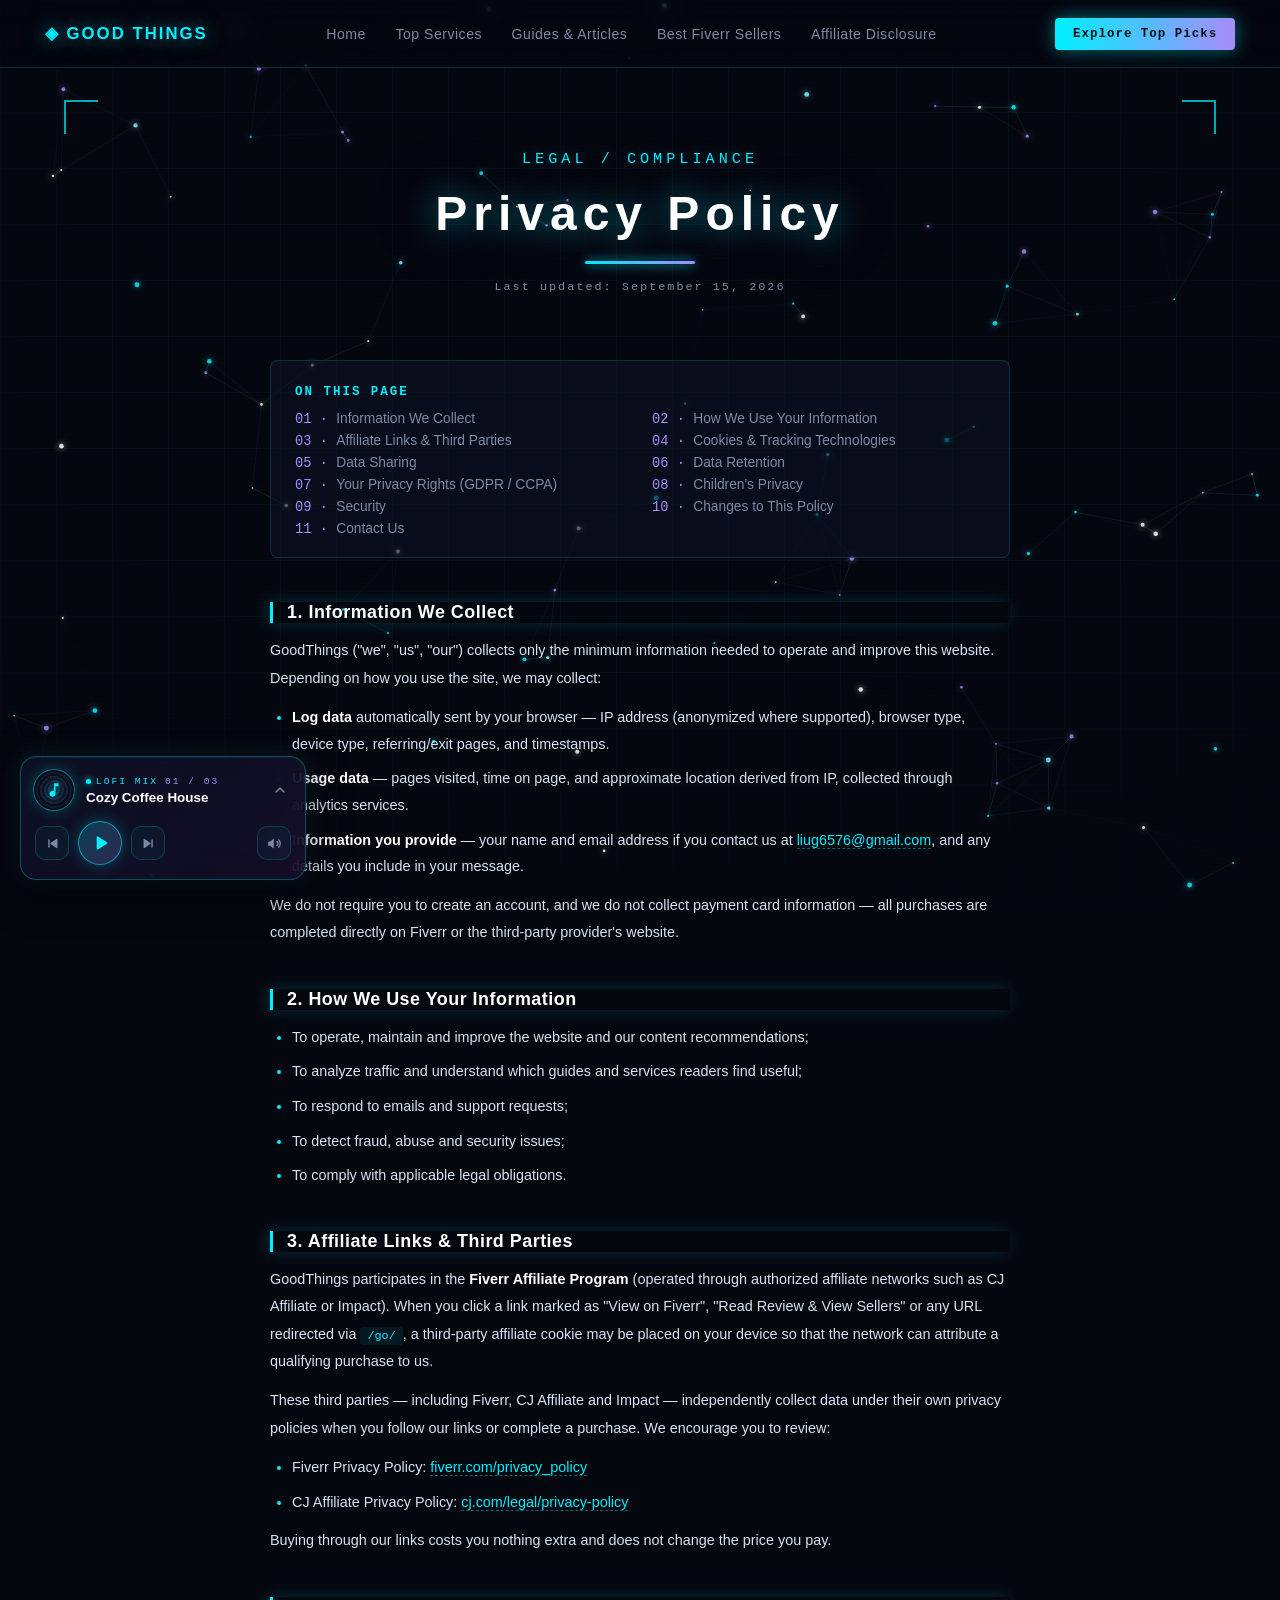
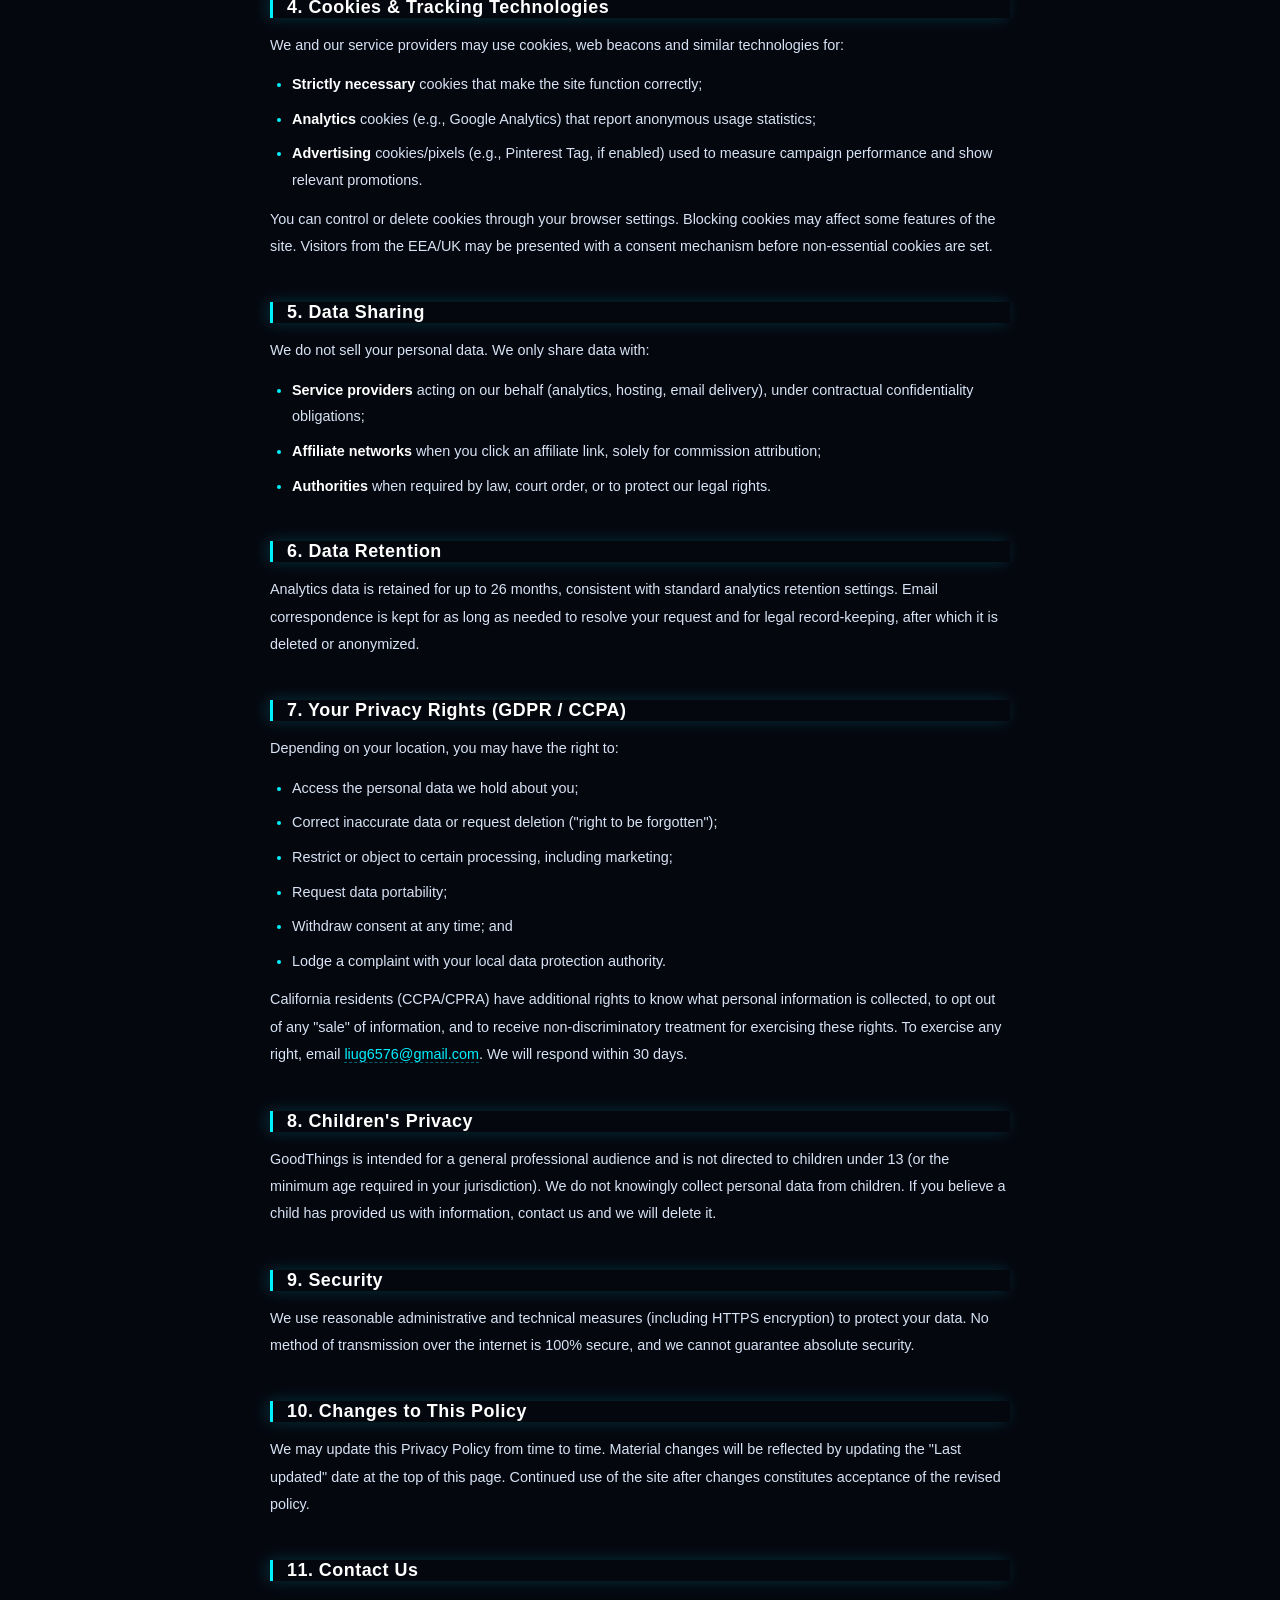
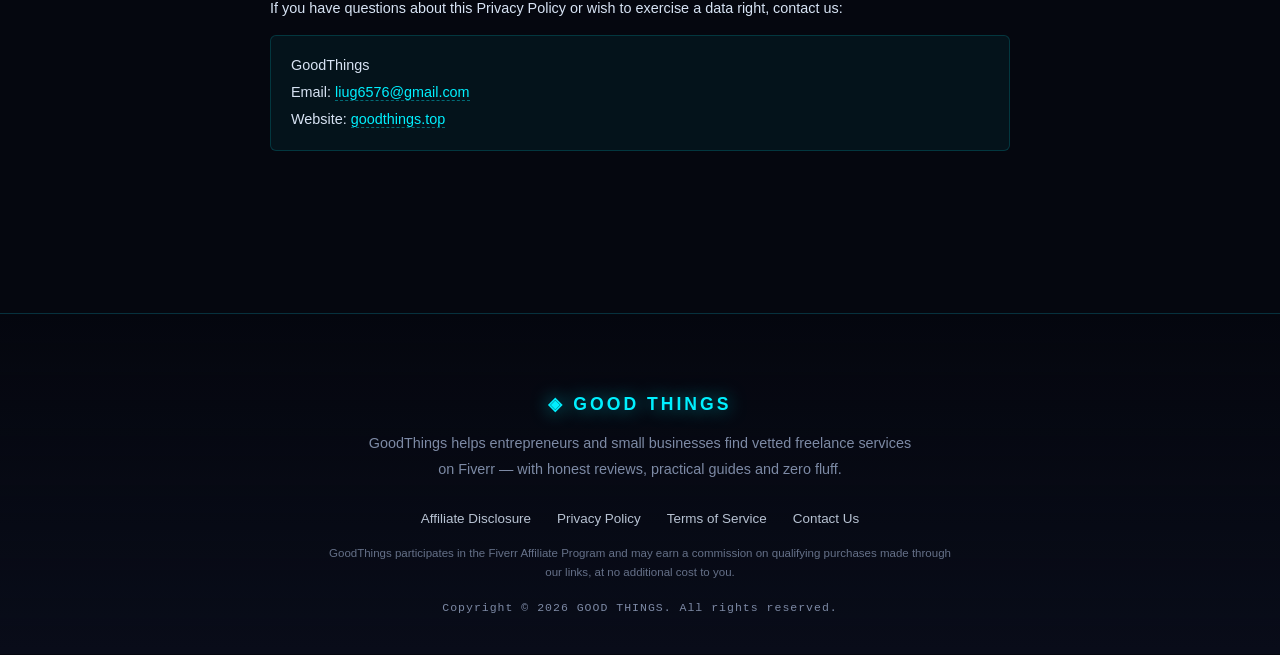
<file: privacy-policy.html>
<!DOCTYPE html>
<html lang="en">
<head>
  <meta charset="UTF-8">
  <meta name="viewport" content="width=device-width, initial-scale=1.0">
  <title>Privacy Policy - Good Things</title>
  <meta name="description" content="Privacy Policy for GoodThings: how we collect, use and protect your data, including cookies, analytics and Fiverr affiliate tracking.">
  <link rel="canonical" href="https://goodthings.top/privacy-policy.html">

  <meta property="og:type" content="website">
  <meta property="og:site_name" content="GoodThings">
  <meta property="og:url" content="https://goodthings.top/privacy-policy.html">
  <meta property="og:title" content="Privacy Policy - Good Things">
  <meta property="og:description" content="How GoodThings collects, uses and protects your personal data.">

  <script type="application/ld+json">
  {
    "@context": "https://schema.org",
    "@type": "WebPage",
    "name": "Privacy Policy",
    "url": "https://goodthings.top/privacy-policy.html",
    "isPartOf": { "@type": "WebSite", "name": "GoodThings", "url": "https://goodthings.top/" },
    "inLanguage": "en"
  }
  </script>

  <link rel="icon" href="data:image/svg+xml,<svg xmlns='http://www.w3.org/2000/svg' viewBox='0 0 100 100'><text y='80' font-size='80'>◈</text></svg>">
  <link rel="stylesheet" href="css/style.css">
</head>
<body>

  <canvas id="particle-canvas" aria-hidden="true"></canvas>
  <div class="grid-overlay" aria-hidden="true"></div>
  <div class="scanline" aria-hidden="true"></div>

  <!-- ===== Header & Navigation ===== -->
  <header class="navbar" id="navbar">
    <a class="logo" href="index.html">◈ <span>GOOD THINGS</span></a>
    <nav class="nav-links" id="nav-links">
      <a href="index.html#hero">Home</a>
      <a href="index.html#recommended-services">Top Services</a>
      <a href="index.html#guides">Guides &amp; Articles</a>
      <a href="index.html#sellers">Best Fiverr Sellers</a>
      <a href="index.html#disclosure">Affiliate Disclosure</a>
    </nav>
    <div class="nav-right">
      <a href="index.html#recommended-services" class="btn-cta-nav">Explore Top Picks</a>
      <button id="menu-btn" class="menu-btn" aria-label="menu">
        <span></span><span></span><span></span>
      </button>
    </div>
  </header>

  <main>
    <!-- ===== Compact page banner ===== -->
    <section class="page-hero">
      <div class="hero-hud hud-tl" aria-hidden="true"></div>
      <div class="hero-hud hud-tr" aria-hidden="true"></div>
      <p class="hero-hello mono">LEGAL / COMPLIANCE</p>
      <h1>Privacy Policy</h1>
      <p class="page-updated mono">Last updated: September 15, 2026</p>
    </section>

    <!-- ===== Legal content ===== -->
    <article class="legal">
      <div class="legal-toc reveal">
        <strong>On this page</strong>
        <ol>
          <li><a href="#collect">Information We Collect</a></li>
          <li><a href="#use">How We Use Your Information</a></li>
          <li><a href="#affiliate">Affiliate Links &amp; Third Parties</a></li>
          <li><a href="#cookies">Cookies &amp; Tracking Technologies</a></li>
          <li><a href="#sharing">Data Sharing</a></li>
          <li><a href="#retention">Data Retention</a></li>
          <li><a href="#rights">Your Privacy Rights (GDPR / CCPA)</a></li>
          <li><a href="#children">Children's Privacy</a></li>
          <li><a href="#security">Security</a></li>
          <li><a href="#changes">Changes to This Policy</a></li>
          <li><a href="#contact">Contact Us</a></li>
        </ol>
      </div>

      <section class="legal-section reveal" id="collect">
        <h2>1. Information We Collect</h2>
        <p>GoodThings ("we", "us", "our") collects only the minimum information needed to operate and improve this website. Depending on how you use the site, we may collect:</p>
        <ul>
          <li><strong>Log data</strong> automatically sent by your browser — IP address (anonymized where supported), browser type, device type, referring/exit pages, and timestamps.</li>
          <li><strong>Usage data</strong> — pages visited, time on page, and approximate location derived from IP, collected through analytics services.</li>
          <li><strong>Information you provide</strong> — your name and email address if you contact us at <a href="mailto:liug6576@gmail.com">liug6576@gmail.com</a>, and any details you include in your message.</li>
        </ul>
        <p>We do not require you to create an account, and we do not collect payment card information — all purchases are completed directly on Fiverr or the third-party provider's website.</p>
      </section>

      <section class="legal-section reveal" id="use">
        <h2>2. How We Use Your Information</h2>
        <ul>
          <li>To operate, maintain and improve the website and our content recommendations;</li>
          <li>To analyze traffic and understand which guides and services readers find useful;</li>
          <li>To respond to emails and support requests;</li>
          <li>To detect fraud, abuse and security issues;</li>
          <li>To comply with applicable legal obligations.</li>
        </ul>
      </section>

      <section class="legal-section reveal" id="affiliate">
        <h2>3. Affiliate Links &amp; Third Parties</h2>
        <p>GoodThings participates in the <strong>Fiverr Affiliate Program</strong> (operated through authorized affiliate networks such as CJ Affiliate or Impact). When you click a link marked as "View on Fiverr", "Read Review &amp; View Sellers" or any URL redirected via <code>/go/</code>, a third-party affiliate cookie may be placed on your device so that the network can attribute a qualifying purchase to us.</p>
        <p>These third parties — including Fiverr, CJ Affiliate and Impact — independently collect data under their own privacy policies when you follow our links or complete a purchase. We encourage you to review:</p>
        <ul>
          <li>Fiverr Privacy Policy: <a href="https://www.fiverr.com/privacy_policy" target="_blank" rel="noopener">fiverr.com/privacy_policy</a></li>
          <li>CJ Affiliate Privacy Policy: <a href="https://www.cj.com/legal/privacy-policy" target="_blank" rel="noopener">cj.com/legal/privacy-policy</a></li>
        </ul>
        <p>Buying through our links costs you nothing extra and does not change the price you pay.</p>
      </section>

      <section class="legal-section reveal" id="cookies">
        <h2>4. Cookies &amp; Tracking Technologies</h2>
        <p>We and our service providers may use cookies, web beacons and similar technologies for:</p>
        <ul>
          <li><strong>Strictly necessary</strong> cookies that make the site function correctly;</li>
          <li><strong>Analytics</strong> cookies (e.g., Google Analytics) that report anonymous usage statistics;</li>
          <li><strong>Advertising</strong> cookies/pixels (e.g., Pinterest Tag, if enabled) used to measure campaign performance and show relevant promotions.</li>
        </ul>
        <p>You can control or delete cookies through your browser settings. Blocking cookies may affect some features of the site. Visitors from the EEA/UK may be presented with a consent mechanism before non-essential cookies are set.</p>
      </section>

      <section class="legal-section reveal" id="sharing">
        <h2>5. Data Sharing</h2>
        <p>We do not sell your personal data. We only share data with:</p>
        <ul>
          <li><strong>Service providers</strong> acting on our behalf (analytics, hosting, email delivery), under contractual confidentiality obligations;</li>
          <li><strong>Affiliate networks</strong> when you click an affiliate link, solely for commission attribution;</li>
          <li><strong>Authorities</strong> when required by law, court order, or to protect our legal rights.</li>
        </ul>
      </section>

      <section class="legal-section reveal" id="retention">
        <h2>6. Data Retention</h2>
        <p>Analytics data is retained for up to 26 months, consistent with standard analytics retention settings. Email correspondence is kept for as long as needed to resolve your request and for legal record-keeping, after which it is deleted or anonymized.</p>
      </section>

      <section class="legal-section reveal" id="rights">
        <h2>7. Your Privacy Rights (GDPR / CCPA)</h2>
        <p>Depending on your location, you may have the right to:</p>
        <ul>
          <li>Access the personal data we hold about you;</li>
          <li>Correct inaccurate data or request deletion ("right to be forgotten");</li>
          <li>Restrict or object to certain processing, including marketing;</li>
          <li>Request data portability;</li>
          <li>Withdraw consent at any time; and</li>
          <li>Lodge a complaint with your local data protection authority.</li>
        </ul>
        <p>California residents (CCPA/CPRA) have additional rights to know what personal information is collected, to opt out of any "sale" of information, and to receive non-discriminatory treatment for exercising these rights. To exercise any right, email <a href="mailto:liug6576@gmail.com">liug6576@gmail.com</a>. We will respond within 30 days.</p>
      </section>

      <section class="legal-section reveal" id="children">
        <h2>8. Children's Privacy</h2>
        <p>GoodThings is intended for a general professional audience and is not directed to children under 13 (or the minimum age required in your jurisdiction). We do not knowingly collect personal data from children. If you believe a child has provided us with information, contact us and we will delete it.</p>
      </section>

      <section class="legal-section reveal" id="security">
        <h2>9. Security</h2>
        <p>We use reasonable administrative and technical measures (including HTTPS encryption) to protect your data. No method of transmission over the internet is 100% secure, and we cannot guarantee absolute security.</p>
      </section>

      <section class="legal-section reveal" id="changes">
        <h2>10. Changes to This Policy</h2>
        <p>We may update this Privacy Policy from time to time. Material changes will be reflected by updating the "Last updated" date at the top of this page. Continued use of the site after changes constitutes acceptance of the revised policy.</p>
      </section>

      <section class="legal-section reveal" id="contact">
        <h2>11. Contact Us</h2>
        <p>If you have questions about this Privacy Policy or wish to exercise a data right, contact us:</p>
        <p class="legal-contact">
          GoodThings<br>
          Email: <a href="mailto:liug6576@gmail.com">liug6576@gmail.com</a><br>
          Website: <a href="https://goodthings.top/">goodthings.top</a>
        </p>
      </section>
    </article>

    <!-- ===== Footer ===== -->
    <footer class="footer" id="footer">
      <div class="footer-brand">◈ GOOD THINGS</div>
      <p class="footer-bio">
        GoodThings helps entrepreneurs and small businesses find vetted freelance
        services on Fiverr — with honest reviews, practical guides and zero fluff.
      </p>
      <nav class="footer-legal" aria-label="Legal">
        <a href="index.html#disclosure">Affiliate Disclosure</a>
        <a href="privacy-policy.html">Privacy Policy</a>
        <a href="terms-of-service.html">Terms of Service</a>
        <a href="mailto:liug6576@gmail.com">Contact Us</a>
      </nav>
      <p class="footer-note">
        GoodThings participates in the Fiverr Affiliate Program and may earn a commission
        on qualifying purchases made through our links, at no additional cost to you.
      </p>
      <p class="copyright mono">Copyright © 2026 GOOD THINGS. All rights reserved.</p>
    </footer>
  </main>

  <button id="back-top" aria-label="back to top">▲</button>

  <script src="js/main.js"></script>
</body>
</html>
</file>
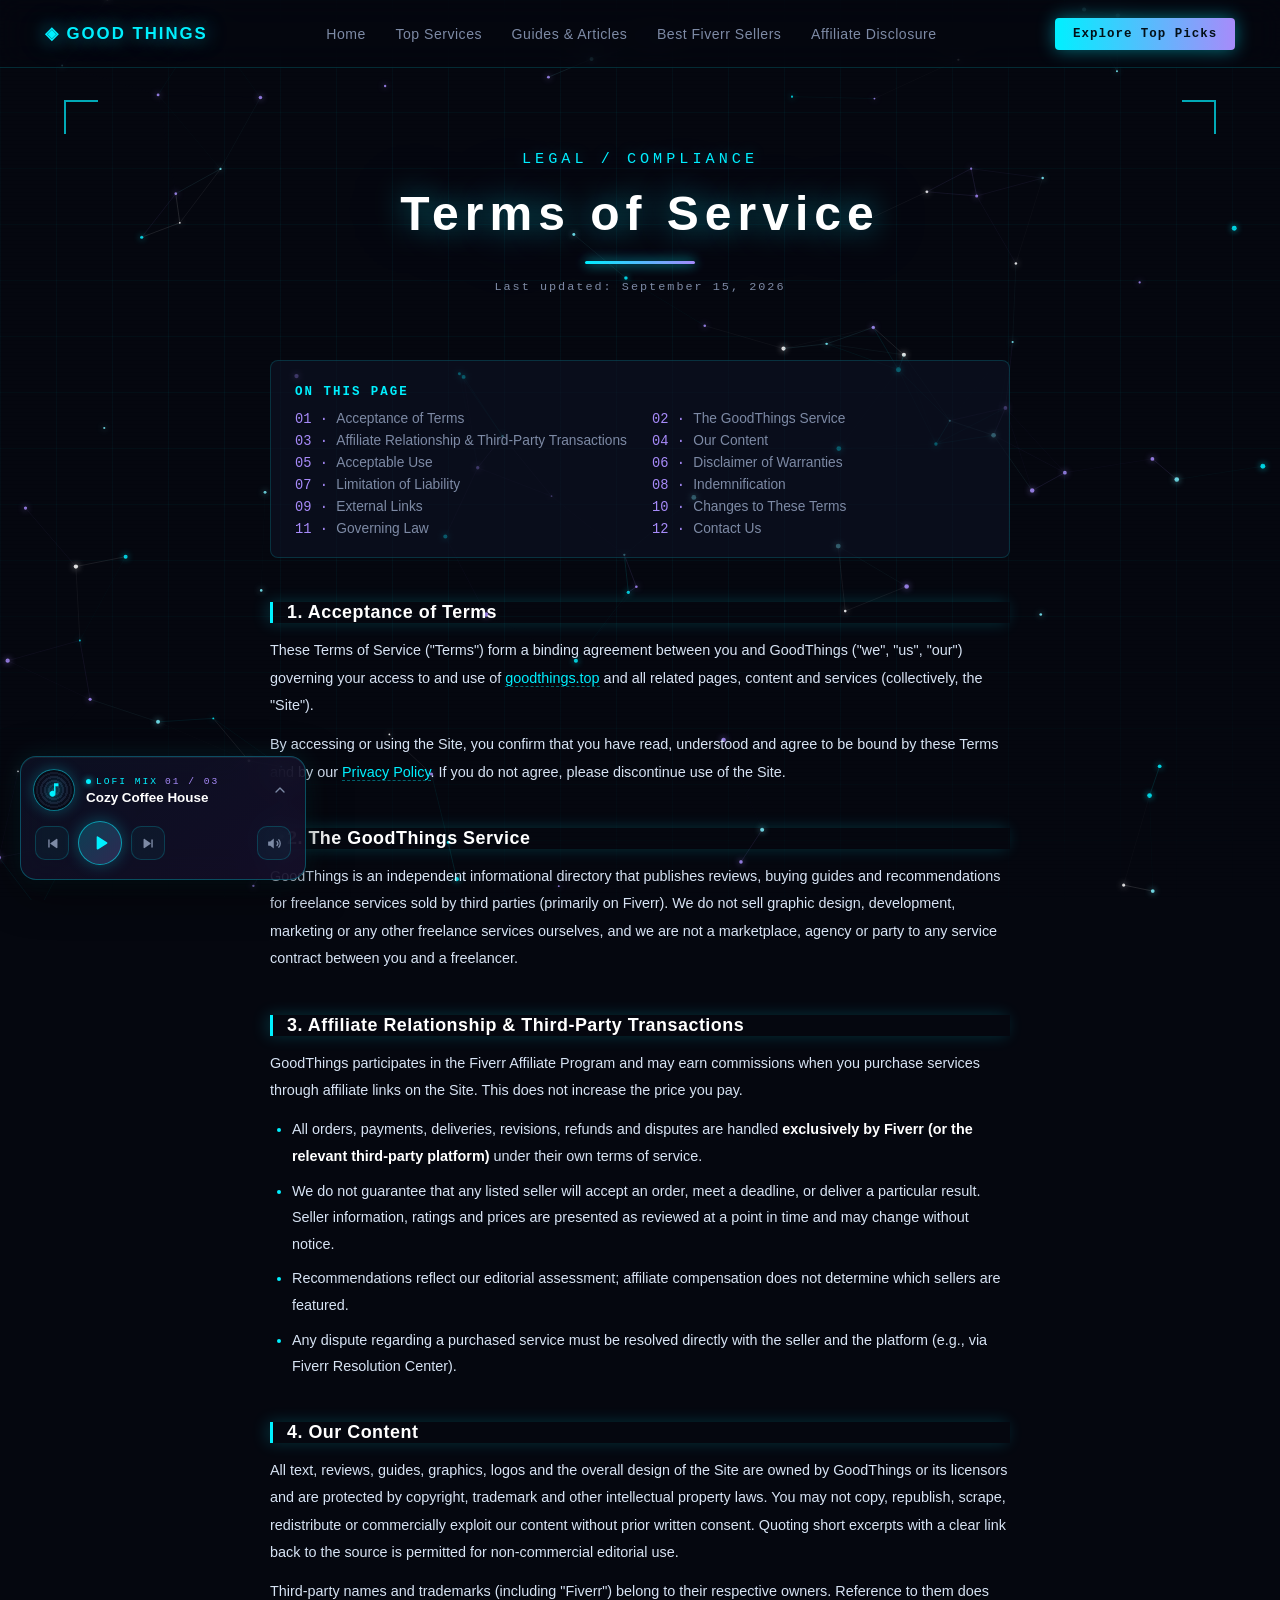
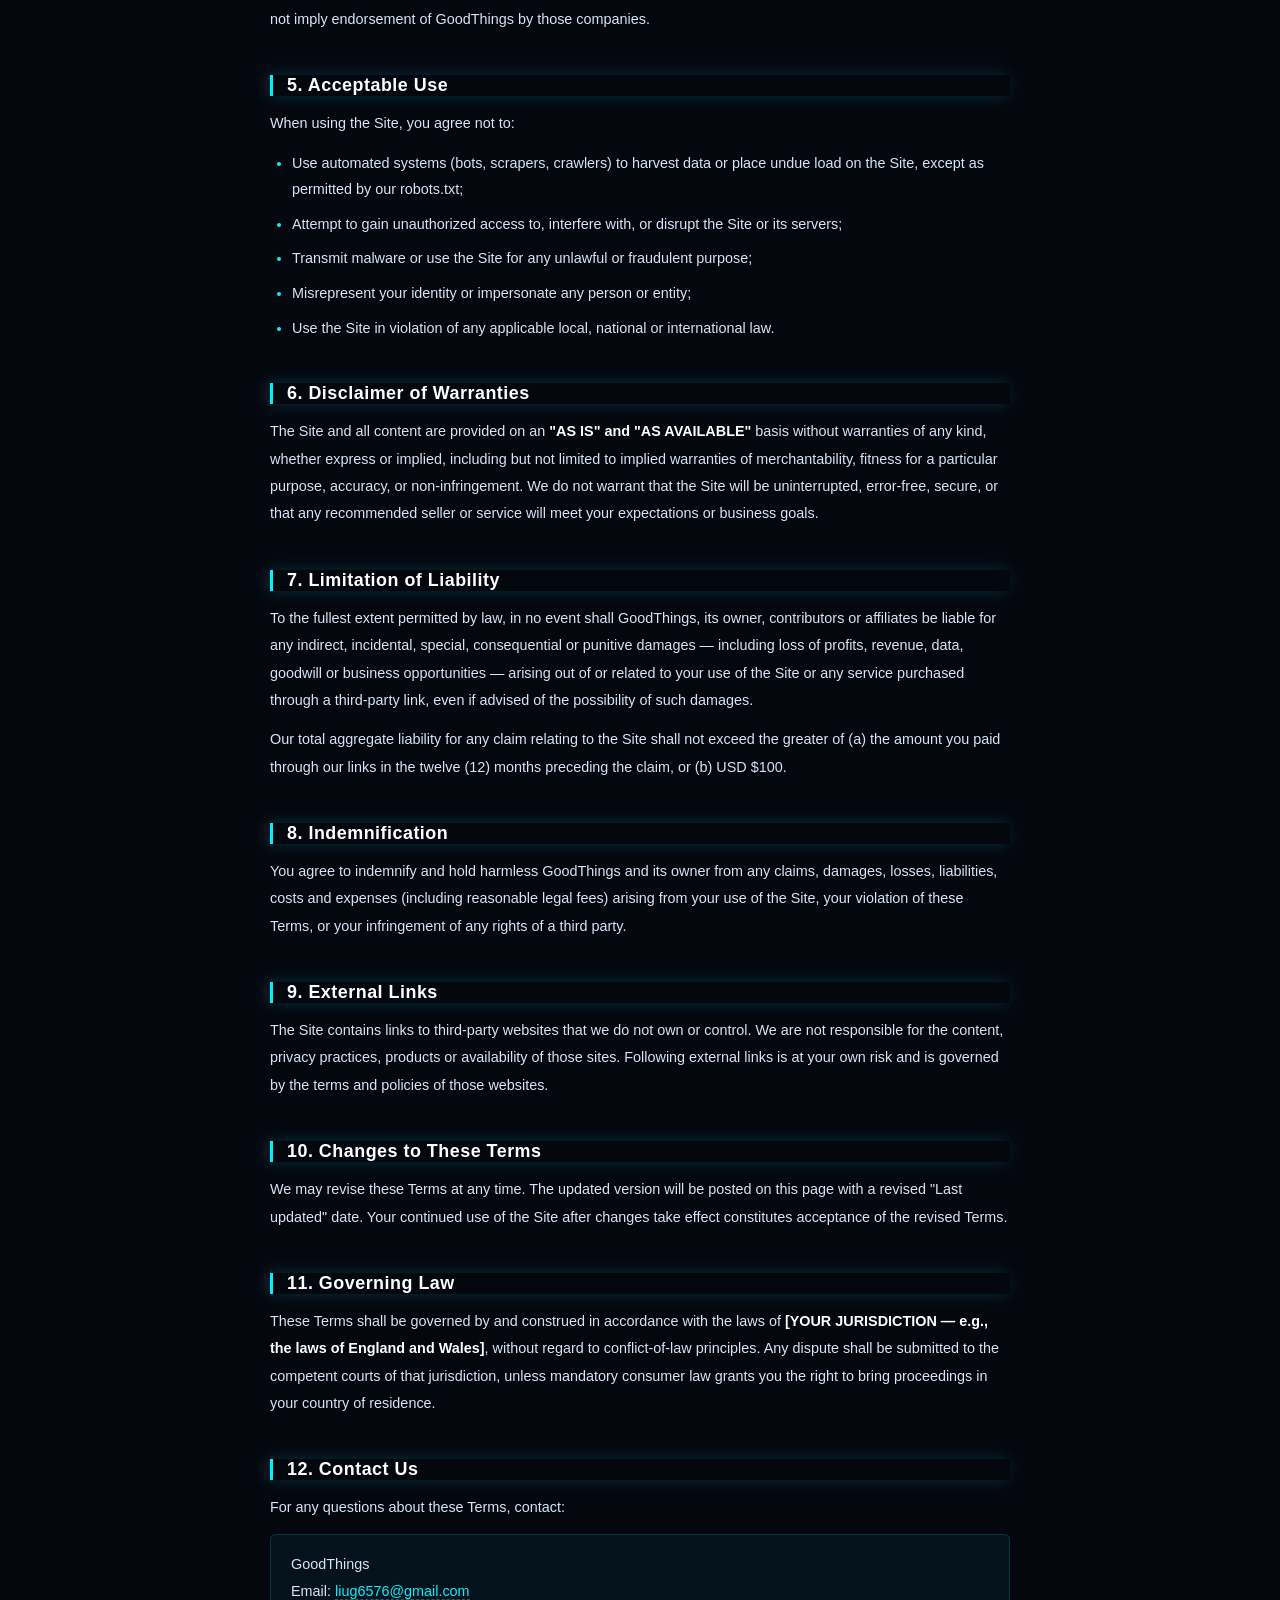
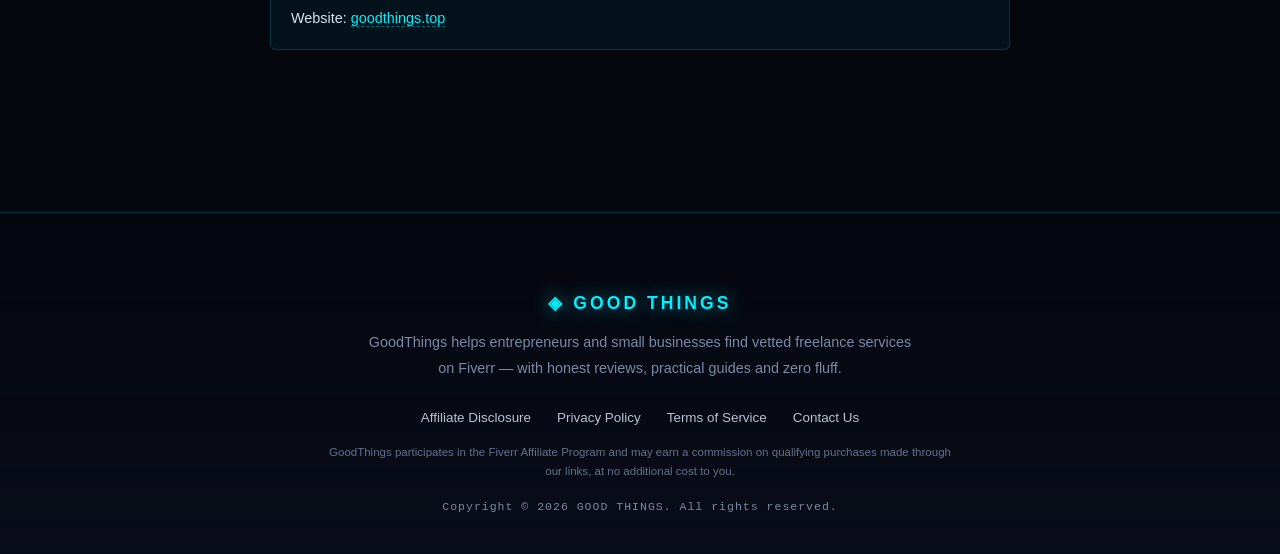
<file: terms-of-service.html>
<!DOCTYPE html>
<html lang="en">
<head>
  <meta charset="UTF-8">
  <meta name="viewport" content="width=device-width, initial-scale=1.0">
  <title>Terms of Service - Good Things</title>
  <meta name="description" content="Terms of Service for GoodThings: the rules for using our Fiverr affiliate review directory, disclaimers, limitations of liability and affiliate relationship.">
  <link rel="canonical" href="https://goodthings.top/terms-of-service.html">

  <meta property="og:type" content="website">
  <meta property="og:site_name" content="GoodThings">
  <meta property="og:url" content="https://goodthings.top/terms-of-service.html">
  <meta property="og:title" content="Terms of Service - Good Things">
  <meta property="og:description" content="Rules for using the GoodThings Fiverr review directory.">

  <script type="application/ld+json">
  {
    "@context": "https://schema.org",
    "@type": "WebPage",
    "name": "Terms of Service",
    "url": "https://goodthings.top/terms-of-service.html",
    "isPartOf": { "@type": "WebSite", "name": "GoodThings", "url": "https://goodthings.top/" },
    "inLanguage": "en"
  }
  </script>

  <link rel="icon" href="data:image/svg+xml,<svg xmlns='http://www.w3.org/2000/svg' viewBox='0 0 100 100'><text y='80' font-size='80'>◈</text></svg>">
  <link rel="stylesheet" href="css/style.css">
</head>
<body>

  <canvas id="particle-canvas" aria-hidden="true"></canvas>
  <div class="grid-overlay" aria-hidden="true"></div>
  <div class="scanline" aria-hidden="true"></div>

  <!-- ===== Header & Navigation ===== -->
  <header class="navbar" id="navbar">
    <a class="logo" href="index.html">◈ <span>GOOD THINGS</span></a>
    <nav class="nav-links" id="nav-links">
      <a href="index.html#hero">Home</a>
      <a href="index.html#recommended-services">Top Services</a>
      <a href="index.html#guides">Guides &amp; Articles</a>
      <a href="index.html#sellers">Best Fiverr Sellers</a>
      <a href="index.html#disclosure">Affiliate Disclosure</a>
    </nav>
    <div class="nav-right">
      <a href="index.html#recommended-services" class="btn-cta-nav">Explore Top Picks</a>
      <button id="menu-btn" class="menu-btn" aria-label="menu">
        <span></span><span></span><span></span>
      </button>
    </div>
  </header>

  <main>
    <!-- ===== Compact page banner ===== -->
    <section class="page-hero">
      <div class="hero-hud hud-tl" aria-hidden="true"></div>
      <div class="hero-hud hud-tr" aria-hidden="true"></div>
      <p class="hero-hello mono">LEGAL / COMPLIANCE</p>
      <h1>Terms of Service</h1>
      <p class="page-updated mono">Last updated: September 15, 2026</p>
    </section>

    <!-- ===== Legal content ===== -->
    <article class="legal">
      <div class="legal-toc reveal">
        <strong>On this page</strong>
        <ol>
          <li><a href="#acceptance">Acceptance of Terms</a></li>
          <li><a href="#service">The GoodThings Service</a></li>
          <li><a href="#affiliate">Affiliate Relationship &amp; Third-Party Transactions</a></li>
          <li><a href="#content">Our Content</a></li>
          <li><a href="#use">Acceptable Use</a></li>
          <li><a href="#disclaimer">Disclaimer of Warranties</a></li>
          <li><a href="#liability">Limitation of Liability</a></li>
          <li><a href="#indemnification">Indemnification</a></li>
          <li><a href="#external">External Links</a></li>
          <li><a href="#changes">Changes to These Terms</a></li>
          <li><a href="#law">Governing Law</a></li>
          <li><a href="#contact">Contact Us</a></li>
        </ol>
      </div>

      <section class="legal-section reveal" id="acceptance">
        <h2>1. Acceptance of Terms</h2>
        <p>These Terms of Service ("Terms") form a binding agreement between you and GoodThings ("we", "us", "our") governing your access to and use of <a href="https://goodthings.top/">goodthings.top</a> and all related pages, content and services (collectively, the "Site").</p>
        <p>By accessing or using the Site, you confirm that you have read, understood and agree to be bound by these Terms and by our <a href="privacy-policy.html">Privacy Policy</a>. If you do not agree, please discontinue use of the Site.</p>
      </section>

      <section class="legal-section reveal" id="service">
        <h2>2. The GoodThings Service</h2>
        <p>GoodThings is an independent informational directory that publishes reviews, buying guides and recommendations for freelance services sold by third parties (primarily on Fiverr). We do not sell graphic design, development, marketing or any other freelance services ourselves, and we are not a marketplace, agency or party to any service contract between you and a freelancer.</p>
      </section>

      <section class="legal-section reveal" id="affiliate">
        <h2>3. Affiliate Relationship &amp; Third-Party Transactions</h2>
        <p>GoodThings participates in the Fiverr Affiliate Program and may earn commissions when you purchase services through affiliate links on the Site. This does not increase the price you pay.</p>
        <ul>
          <li>All orders, payments, deliveries, revisions, refunds and disputes are handled <strong>exclusively by Fiverr (or the relevant third-party platform)</strong> under their own terms of service.</li>
          <li>We do not guarantee that any listed seller will accept an order, meet a deadline, or deliver a particular result. Seller information, ratings and prices are presented as reviewed at a point in time and may change without notice.</li>
          <li>Recommendations reflect our editorial assessment; affiliate compensation does not determine which sellers are featured.</li>
          <li>Any dispute regarding a purchased service must be resolved directly with the seller and the platform (e.g., via Fiverr Resolution Center).</li>
        </ul>
      </section>

      <section class="legal-section reveal" id="content">
        <h2>4. Our Content</h2>
        <p>All text, reviews, guides, graphics, logos and the overall design of the Site are owned by GoodThings or its licensors and are protected by copyright, trademark and other intellectual property laws. You may not copy, republish, scrape, redistribute or commercially exploit our content without prior written consent. Quoting short excerpts with a clear link back to the source is permitted for non-commercial editorial use.</p>
        <p>Third-party names and trademarks (including "Fiverr") belong to their respective owners. Reference to them does not imply endorsement of GoodThings by those companies.</p>
      </section>

      <section class="legal-section reveal" id="use">
        <h2>5. Acceptable Use</h2>
        <p>When using the Site, you agree not to:</p>
        <ul>
          <li>Use automated systems (bots, scrapers, crawlers) to harvest data or place undue load on the Site, except as permitted by our robots.txt;</li>
          <li>Attempt to gain unauthorized access to, interfere with, or disrupt the Site or its servers;</li>
          <li>Transmit malware or use the Site for any unlawful or fraudulent purpose;</li>
          <li>Misrepresent your identity or impersonate any person or entity;</li>
          <li>Use the Site in violation of any applicable local, national or international law.</li>
        </ul>
      </section>

      <section class="legal-section reveal" id="disclaimer">
        <h2>6. Disclaimer of Warranties</h2>
        <p>The Site and all content are provided on an <strong>"AS IS" and "AS AVAILABLE"</strong> basis without warranties of any kind, whether express or implied, including but not limited to implied warranties of merchantability, fitness for a particular purpose, accuracy, or non-infringement. We do not warrant that the Site will be uninterrupted, error-free, secure, or that any recommended seller or service will meet your expectations or business goals.</p>
      </section>

      <section class="legal-section reveal" id="liability">
        <h2>7. Limitation of Liability</h2>
        <p>To the fullest extent permitted by law, in no event shall GoodThings, its owner, contributors or affiliates be liable for any indirect, incidental, special, consequential or punitive damages — including loss of profits, revenue, data, goodwill or business opportunities — arising out of or related to your use of the Site or any service purchased through a third-party link, even if advised of the possibility of such damages.</p>
        <p>Our total aggregate liability for any claim relating to the Site shall not exceed the greater of (a) the amount you paid through our links in the twelve (12) months preceding the claim, or (b) USD $100.</p>
      </section>

      <section class="legal-section reveal" id="indemnification">
        <h2>8. Indemnification</h2>
        <p>You agree to indemnify and hold harmless GoodThings and its owner from any claims, damages, losses, liabilities, costs and expenses (including reasonable legal fees) arising from your use of the Site, your violation of these Terms, or your infringement of any rights of a third party.</p>
      </section>

      <section class="legal-section reveal" id="external">
        <h2>9. External Links</h2>
        <p>The Site contains links to third-party websites that we do not own or control. We are not responsible for the content, privacy practices, products or availability of those sites. Following external links is at your own risk and is governed by the terms and policies of those websites.</p>
      </section>

      <section class="legal-section reveal" id="changes">
        <h2>10. Changes to These Terms</h2>
        <p>We may revise these Terms at any time. The updated version will be posted on this page with a revised "Last updated" date. Your continued use of the Site after changes take effect constitutes acceptance of the revised Terms.</p>
      </section>

      <section class="legal-section reveal" id="law">
        <h2>11. Governing Law</h2>
        <p><!-- ⚠ Replace with your actual jurisdiction before launch -->
          These Terms shall be governed by and construed in accordance with the laws of <strong>[YOUR JURISDICTION — e.g., the laws of England and Wales]</strong>, without regard to conflict-of-law principles. Any dispute shall be submitted to the competent courts of that jurisdiction, unless mandatory consumer law grants you the right to bring proceedings in your country of residence.</p>
      </section>

      <section class="legal-section reveal" id="contact">
        <h2>12. Contact Us</h2>
        <p>For any questions about these Terms, contact:</p>
        <p class="legal-contact">
          GoodThings<br>
          Email: <a href="mailto:liug6576@gmail.com">liug6576@gmail.com</a><br>
          Website: <a href="https://goodthings.top/">goodthings.top</a>
        </p>
      </section>
    </article>

    <!-- ===== Footer ===== -->
    <footer class="footer" id="footer">
      <div class="footer-brand">◈ GOOD THINGS</div>
      <p class="footer-bio">
        GoodThings helps entrepreneurs and small businesses find vetted freelance
        services on Fiverr — with honest reviews, practical guides and zero fluff.
      </p>
      <nav class="footer-legal" aria-label="Legal">
        <a href="index.html#disclosure">Affiliate Disclosure</a>
        <a href="privacy-policy.html">Privacy Policy</a>
        <a href="terms-of-service.html">Terms of Service</a>
        <a href="mailto:liug6576@gmail.com">Contact Us</a>
      </nav>
      <p class="footer-note">
        GoodThings participates in the Fiverr Affiliate Program and may earn a commission
        on qualifying purchases made through our links, at no additional cost to you.
      </p>
      <p class="copyright mono">Copyright © 2026 GOOD THINGS. All rights reserved.</p>
    </footer>
  </main>

  <button id="back-top" aria-label="back to top">▲</button>

  <script src="js/main.js"></script>
</body>
</html>
</file>
<file: css/style.css>
/* ============================================================
   GoodThings — Fiverr Affiliate Directory (dark sci-fi theme)
   ============================================================ */
:root {
  --bg: #05070f;
  --bg-2: #0a0e1c;
  --panel: rgba(13, 18, 36, 0.62);
  --line: rgba(0, 240, 255, 0.16);
  --cyan: #00f0ff;
  --blue: #38bdf8;
  --purple: #a78bfa;
  --gold: #fbbf24;
  --text: #d7e3f4;
  --text-dim: #7d8aa5;
  --font-display: "Orbitron", "Bahnschrift", "Segoe UI", "Microsoft YaHei", sans-serif;
  --font-body: "Segoe UI", "PingFang SC", "Microsoft YaHei", sans-serif;
  --font-mono: "Cascadia Code", "Consolas", "JetBrains Mono", monospace;
}

* { margin: 0; padding: 0; box-sizing: border-box; }
html { scroll-behavior: smooth; }

body {
  background: var(--bg);
  color: var(--text);
  font-family: var(--font-body);
  overflow-x: hidden;
  min-height: 100vh;
}

.mono { font-family: var(--font-mono); }
img { display: block; max-width: 100%; }
a { color: inherit; text-decoration: none; }

::selection { background: rgba(0, 240, 255, 0.35); }
::-webkit-scrollbar { width: 8px; }
::-webkit-scrollbar-track { background: var(--bg); }
::-webkit-scrollbar-thumb { background: linear-gradient(var(--cyan), var(--purple)); border-radius: 4px; }

/* 锚点跳转时为固定导航栏留出空间 */
section[id], .disclosure { scroll-margin-top: 84px; }

/* ---------- 背景层：粒子画布 / 网格 / 扫描线 ---------- */
#particle-canvas {
  position: fixed; inset: 0;
  width: 100%; height: 100%;
  z-index: 0; pointer-events: none;
}
.grid-overlay {
  position: fixed; inset: 0; z-index: 0; pointer-events: none;
  background-image:
    linear-gradient(rgba(0, 240, 255, 0.045) 1px, transparent 1px),
    linear-gradient(90deg, rgba(0, 240, 255, 0.045) 1px, transparent 1px);
  background-size: 56px 56px;
  mask-image: radial-gradient(ellipse 90% 70% at 50% 40%, #000 40%, transparent 100%);
}
.scanline {
  position: fixed; inset: 0; z-index: 1; pointer-events: none; opacity: .5;
  background: repeating-linear-gradient(0deg,
    transparent 0 3px, rgba(0, 0, 0, 0.12) 3px 4px);
}

/* ---------- 导航栏 ---------- */
.navbar {
  position: fixed; top: 0; left: 0; right: 0; z-index: 100;
  display: flex; align-items: center; justify-content: space-between;
  padding: 0 clamp(16px, 3.5vw, 48px); height: 68px;
  background: rgba(5, 7, 15, 0.55);
  backdrop-filter: blur(14px);
  border-bottom: 1px solid var(--line);
  transition: box-shadow .3s;
  gap: 14px;
}
.navbar.scrolled { box-shadow: 0 6px 30px rgba(0, 240, 255, 0.08); }

.logo {
  font-family: var(--font-display);
  font-weight: 800; font-size: 1.05rem; letter-spacing: 2px;
  text-transform: uppercase;
  color: var(--cyan);
  text-shadow: 0 0 18px rgba(0, 240, 255, 0.6), 0 0 40px rgba(0, 240, 255, 0.25);
  white-space: nowrap;
}
.logo > span { white-space: nowrap; }

.nav-links { display: flex; gap: clamp(12px, 2vw, 28px); }
.nav-links a {
  font-size: .88rem; letter-spacing: .5px; color: var(--text-dim);
  position: relative; padding: 6px 2px; transition: color .25s;
  white-space: nowrap;
}
.nav-links a::after {
  content: ""; position: absolute; left: 0; bottom: 0; height: 1px; width: 0;
  background: linear-gradient(90deg, var(--cyan), var(--purple));
  box-shadow: 0 0 8px var(--cyan);
  transition: width .3s;
}
.nav-links a:hover { color: var(--cyan); }
.nav-links a:hover::after { width: 100%; }

.nav-right { display: flex; align-items: center; gap: 14px; }
.btn-cta-nav {
  font-family: var(--font-mono); font-size: .78rem; font-weight: 700; letter-spacing: 1px;
  color: #031018;
  background: linear-gradient(90deg, var(--cyan), var(--purple));
  padding: 9px 18px; border-radius: 4px; white-space: nowrap;
  box-shadow: 0 0 18px rgba(0, 240, 255, 0.45);
  transition: all .3s;
}
.btn-cta-nav:hover {
  transform: translateY(-2px);
  box-shadow: 0 0 30px rgba(0, 240, 255, 0.7);
}

.menu-btn {
  display: none; flex-direction: column; gap: 5px;
  background: none; border: none; cursor: pointer; padding: 6px;
}
.menu-btn span { width: 22px; height: 2px; background: var(--cyan); transition: .3s; }

/* ---------- Hero 首屏 ---------- */
.hero {
  position: relative; z-index: 2;
  min-height: 100vh;
  display: flex; flex-direction: column; justify-content: center; align-items: center;
  text-align: center; padding: 120px 20px 60px;
}
.hero-hello {
  font-family: var(--font-mono);
  color: var(--cyan);
  font-size: clamp(.8rem, 1.4vw, .95rem); min-height: 1.6em;
  letter-spacing: clamp(1.5px, 0.5vw, 4px);
  text-shadow: 0 0 14px rgba(0, 240, 255, 0.35);
}
.hero-hello .cursor { animation: blink 1s step-end infinite; color: var(--purple); }
@keyframes blink { 50% { opacity: 0; } }

.hero-name {
  font-family: var(--font-display);
  font-size: clamp(1.7rem, 4.6vw, 3.5rem);
  font-weight: 800; line-height: 1.22;
  letter-spacing: clamp(1px, .4vw, 4px);
  color: #fff; max-width: 940px; margin-top: 14px;
  text-shadow: 0 0 30px rgba(0, 240, 255, 0.5), 0 0 90px rgba(0, 160, 255, 0.3);
}
.hero-name::after {
  content: ""; display: block;
  width: 120px; height: 3px; margin: 24px auto 0; border-radius: 2px;
  background: linear-gradient(90deg, var(--cyan), var(--purple));
  box-shadow: 0 0 12px var(--cyan);
}

.hero-sub {
  max-width: 780px; margin-top: 22px;
  color: var(--text-dim); line-height: 1.85;
  font-size: clamp(.92rem, 1.6vw, 1.05rem);
}

.hero-cta { margin-top: 36px; display: flex; gap: 20px; flex-wrap: wrap; justify-content: center; }
.btn {
  font-family: var(--font-mono); font-size: .9rem; letter-spacing: 1.5px;
  padding: 13px 30px; border-radius: 3px; position: relative;
  transition: all .3s; cursor: pointer;
}
.btn-primary {
  color: #031018; background: linear-gradient(90deg, var(--cyan), var(--purple));
  font-weight: 700; box-shadow: 0 0 24px rgba(0, 240, 255, 0.4);
}
.btn-primary:hover { transform: translateY(-2px); box-shadow: 0 0 40px rgba(0, 240, 255, 0.65); }
.btn-ghost { color: var(--cyan); border: 1px solid var(--line); }
.btn-ghost:hover { border-color: var(--cyan); box-shadow: inset 0 0 18px rgba(0, 240, 255, 0.1), 0 0 20px rgba(0, 240, 255, 0.25); }

.hero-stats { margin-top: 56px; display: flex; gap: clamp(26px, 6vw, 80px); flex-wrap: wrap; justify-content: center; }
.stat { text-align: center; }
.stat-num, .stat-plus {
  font-family: var(--font-display); font-size: clamp(1.6rem, 3.5vw, 2.4rem);
  color: #fff; text-shadow: 0 0 16px rgba(0, 240, 255, 0.7);
}
.stat-plus { color: var(--cyan); }
.stat p { margin-top: 4px; font-size: .78rem; color: var(--text-dim); letter-spacing: 2px; }

.scroll-hint {
  position: absolute; bottom: 26px; width: 22px; height: 38px;
  border: 1px solid var(--line); border-radius: 12px;
}
.scroll-hint span {
  position: absolute; top: 7px; left: 50%; width: 3px; height: 8px;
  margin-left: -1.5px; border-radius: 3px; background: var(--cyan);
  animation: scrollDrop 1.8s infinite;
}
@keyframes scrollDrop { 0% { transform: translateY(0); opacity: 1; } 70% { transform: translateY(12px); opacity: 0; } 100% { opacity: 0; } }

/* HUD 四角装饰 */
.hero-hud { position: absolute; width: 34px; height: 34px; opacity: .7; }
.hud-tl { top: 96px; left: 5%; border-top: 2px solid var(--cyan); border-left: 2px solid var(--cyan); }
.hud-tr { top: 96px; right: 5%; border-top: 2px solid var(--cyan); border-right: 2px solid var(--cyan); }
.hud-bl { bottom: 90px; left: 5%; border-bottom: 2px solid var(--purple); border-left: 2px solid var(--purple); }
.hud-br { bottom: 90px; right: 5%; border-bottom: 2px solid var(--purple); border-right: 2px solid var(--purple); }

/* ---------- Affiliate Disclosure ---------- */
.disclosure {
  position: relative; z-index: 2;
  max-width: 1000px; margin: 0 auto;
  padding: 0 clamp(20px, 4vw, 40px);
}
.disclosure-box {
  display: flex; gap: 14px; align-items: flex-start;
  background: rgba(0, 240, 255, 0.05);
  border: 1px solid var(--line);
  border-left: 3px solid var(--cyan);
  border-radius: 6px; padding: 16px 20px;
  box-shadow: 0 0 30px rgba(0, 240, 255, 0.06);
}
.d-icon { font-size: 1.25rem; line-height: 1.4; }
.disclosure-box p { font-size: .84rem; color: var(--text-dim); line-height: 1.75; }
.disclosure-box strong { color: var(--cyan); font-weight: 700; }

/* ---------- 通用 Section ---------- */
.section {
  position: relative; z-index: 2;
  max-width: 1200px; margin: 0 auto;
  padding: 100px clamp(20px, 4vw, 40px) 30px;
}
.section-head { display: flex; align-items: baseline; gap: 18px; margin-bottom: 48px; }
.section-index {
  font-family: var(--font-display); font-size: 1rem; color: var(--purple);
  text-shadow: 0 0 12px rgba(167, 139, 250, 0.8);
}
.section-head h2 {
  font-family: var(--font-display); font-size: clamp(1.4rem, 3.2vw, 2rem);
  letter-spacing: 3px; color: #fff;
}
.section-line {
  flex: 1; height: 1px;
  background: linear-gradient(90deg, var(--line), transparent);
  position: relative;
}
.section-line::before {
  content: ""; position: absolute; left: 0; top: -2px;
  width: 90px; height: 3px;
  background: linear-gradient(90deg, var(--cyan), transparent);
  box-shadow: 0 0 10px var(--cyan);
}

/* 入场动画 */
.reveal { opacity: 0; transform: translateY(34px); transition: opacity .8s ease, transform .8s ease; }
.reveal.visible { opacity: 1; transform: none; }

/* ---------- 卡片（服务推荐 / 指南文章） ---------- */
.cards-grid {
  display: grid; grid-template-columns: repeat(auto-fit, minmax(320px, 1fr));
  gap: 28px;
}
.service-card, .article-card {
  background: var(--panel); border: 1px solid var(--line); border-radius: 10px;
  overflow: hidden; backdrop-filter: blur(8px);
  display: flex; flex-direction: column;
  transition: transform .35s, box-shadow .35s, border-color .35s;
}
.service-card:hover, .article-card:hover {
  transform: translateY(-8px);
  border-color: rgba(0, 240, 255, 0.5);
  box-shadow: 0 20px 50px rgba(0, 0, 0, .5), 0 0 30px rgba(0, 240, 255, 0.12);
}

.card-media {
  position: relative; display: block;
  aspect-ratio: 16 / 9; overflow: hidden;
  /* 图片加载失败时的 CSS 兜底：渐变底 + 分类图标，不出现破图或占位文字 */
  background:
    radial-gradient(ellipse at 70% 20%, rgba(0, 240, 255, 0.14), transparent 55%),
    linear-gradient(135deg, #0a1230, #0e1f45 45%, #062a3a);
}
.card-media img {
  position: relative; z-index: 1;
  width: 100%; height: 100%; object-fit: cover;
  filter: saturate(.92);
  transition: transform .5s, filter .5s;
}
.service-card:hover .card-media img,
.article-card:hover .card-media img { transform: scale(1.06); filter: saturate(1.05); }
.card-media img.broken { display: none; }
.card-media::after {
  content: var(--icon, "◈");
  position: absolute; inset: 0; z-index: 0;
  display: flex; align-items: center; justify-content: center;
  font-size: 44px;
  opacity: .85;
  filter: drop-shadow(0 0 14px rgba(0, 240, 255, 0.6));
}

.badge {
  position: absolute; z-index: 2; top: 12px; left: 12px;
  font-family: var(--font-mono); font-size: .64rem; font-weight: 700;
  letter-spacing: 2px; text-transform: uppercase;
  color: #031018;
  background: linear-gradient(90deg, var(--cyan), #7df3ff);
  padding: 5px 12px; border-radius: 3px;
  box-shadow: 0 0 16px rgba(0, 240, 255, 0.45);
}

.service-body { padding: 22px; display: flex; flex-direction: column; flex: 1; }
.service-body h3 {
  color: #fff; font-size: 1.04rem; font-weight: 700; line-height: 1.5; margin-bottom: 10px;
}
.service-body > p {
  color: var(--text-dim); font-size: .86rem; line-height: 1.75; margin-bottom: 18px;
  display: -webkit-box; -webkit-line-clamp: 2; -webkit-box-orient: vertical; overflow: hidden;
}
.card-btn {
  margin-top: auto; padding-top: 4px;
  font-family: var(--font-mono); font-size: .8rem; letter-spacing: 1px;
  color: var(--cyan);
  display: inline-flex; align-items: center; gap: 8px;
}
.card-btn .arrow { transition: transform .3s; }
.card-btn:hover { text-shadow: 0 0 12px var(--cyan); }
.card-btn:hover .arrow { transform: translateX(6px); }

.card-meta {
  display: flex; justify-content: space-between; flex-wrap: wrap; gap: 4px;
  font-family: var(--font-mono); font-size: .68rem;
  color: var(--purple); letter-spacing: 1px; margin-bottom: 10px;
}

/* ---------- Best Fiverr Sellers ---------- */
.seller-grid {
  display: grid; grid-template-columns: repeat(auto-fit, minmax(320px, 1fr));
  gap: 22px;
}
.seller-card {
  display: flex; align-items: center; gap: 18px;
  background: var(--panel); border: 1px solid var(--line); border-radius: 10px;
  padding: 20px; backdrop-filter: blur(8px);
  transition: transform .3s, box-shadow .3s, border-color .3s;
}
.seller-card:hover {
  transform: translateY(-4px);
  border-color: rgba(0, 240, 255, 0.45);
  box-shadow: 0 14px 40px rgba(0, 0, 0, .45), 0 0 24px rgba(0, 240, 255, 0.1);
}
.seller-avatar {
  width: 56px; height: 56px; flex: none; border-radius: 50%;
  display: flex; align-items: center; justify-content: center;
  font-family: var(--font-display); font-weight: 800; font-size: .95rem; color: #031018;
  background: linear-gradient(135deg, var(--av1, var(--cyan)), var(--av2, var(--purple)));
  box-shadow: 0 0 18px rgba(0, 240, 255, 0.35);
}
.seller-info { flex: 1; min-width: 0; }
.seller-info h3 { color: #fff; font-size: .98rem; font-weight: 700; }
.verified { color: var(--cyan); font-size: .78rem; margin-left: 4px; }
.seller-meta { font-size: .74rem; color: var(--text-dim); margin-top: 3px; }
.seller-rating { font-size: .78rem; margin-top: 5px; color: var(--text); }
.stars {
  color: var(--gold); letter-spacing: 2px;
  text-shadow: 0 0 8px rgba(251, 191, 36, 0.5);
}
.rev { color: var(--text-dim); }
.seller-action { text-align: right; flex: none; }
.seller-price { font-size: .72rem; color: var(--text-dim); margin-bottom: 8px; }
.seller-price strong { color: #fff; font-size: 1.02rem; }
.btn-mini {
  display: inline-block;
  font-family: var(--font-mono); font-size: .72rem; letter-spacing: 1px;
  color: var(--cyan); border: 1px solid var(--line);
  padding: 7px 12px; border-radius: 4px; white-space: nowrap;
  transition: all .25s;
}
.btn-mini:hover { border-color: var(--cyan); box-shadow: 0 0 14px rgba(0, 240, 255, 0.35); }

/* ---------- 页脚 ---------- */
.footer {
  position: relative; z-index: 2;
  margin-top: 60px; padding: 80px 20px 40px; text-align: center;
  border-top: 1px solid var(--line);
  background: linear-gradient(180deg, transparent, rgba(10, 14, 28, .8));
}
.footer-brand {
  font-family: var(--font-display); color: var(--cyan);
  font-weight: 800; font-size: 1.1rem; letter-spacing: 3px;
  text-shadow: 0 0 18px rgba(0, 240, 255, 0.6);
  margin-bottom: 16px;
}
.footer-bio {
  max-width: 560px; margin: 0 auto;
  color: var(--text-dim); font-size: .9rem; line-height: 1.8;
}
.footer-legal {
  display: flex; justify-content: center; flex-wrap: wrap;
  gap: 10px 26px; margin: 28px 0 18px;
}
.footer-legal a { font-size: .84rem; color: var(--text); opacity: .85; transition: all .25s; }
.footer-legal a:hover { color: var(--cyan); opacity: 1; text-shadow: 0 0 10px rgba(0, 240, 255, 0.5); }
.footer-note {
  max-width: 640px; margin: 0 auto;
  font-size: .72rem; color: var(--text-dim); line-height: 1.7; opacity: .8;
}
.copyright { margin-top: 18px; font-size: .72rem; color: var(--text-dim); letter-spacing: 1px; }

/* ---------- 返回顶部 ---------- */
#back-top {
  position: fixed; right: 26px; bottom: 26px; z-index: 90;
  width: 44px; height: 44px; border-radius: 4px;
  background: rgba(13, 18, 36, .8); color: var(--cyan);
  border: 1px solid var(--line); cursor: pointer;
  opacity: 0; pointer-events: none; transition: all .3s;
  backdrop-filter: blur(8px);
}
#back-top.show { opacity: 1; pointer-events: auto; }
#back-top:hover { border-color: var(--cyan); box-shadow: 0 0 18px rgba(0, 240, 255, .4); }

/* ---------- 响应式（Pinterest 流量 80%+ 来自移动端） ---------- */
@media (max-width: 1024px) {
  .nav-links a { font-size: .82rem; }
  .btn-cta-nav { font-size: .72rem; padding: 8px 14px; }
}

@media (max-width: 860px) {
  .hero-hud { display: none; }

  .menu-btn { display: flex; }
  .nav-links {
    position: fixed; top: 68px; left: 0; right: 0;
    flex-direction: column; gap: 0;
    background: rgba(5, 7, 15, .97);
    border-bottom: 1px solid var(--line);
    max-height: 0; overflow: hidden; transition: max-height .4s ease;
  }
  .nav-links.open { max-height: 340px; }
  .nav-links a { padding: 15px 28px; border-top: 1px solid rgba(0, 240, 255, 0.06); font-size: .95rem; }
}

@media (max-width: 480px) {
  .logo { font-size: .9rem; letter-spacing: 1.5px; }
  .btn-cta-nav { font-size: .68rem; padding: 8px 12px; letter-spacing: .5px; }
  .hero-cta .btn { width: 100%; text-align: center; }
  .seller-card { flex-wrap: wrap; }
  .seller-action { width: 100%; display: flex; align-items: center; justify-content: space-between; text-align: left; }
  .seller-price { margin-bottom: 0; }
}

@media (max-width: 420px) {
  .hero-hello { font-size: .7rem; letter-spacing: 1px; }
  .hero-sub { font-size: .88rem; }
  .cards-grid, .seller-grid { grid-template-columns: 1fr; }
}

@media (prefers-reduced-motion: reduce) {
  *, *::before, *::after { animation: none !important; transition: none !important; }
  html { scroll-behavior: auto; }
}

/* ============================================================
   法律内页（Privacy Policy / Terms of Service）
   ============================================================ */
.page-hero {
  position: relative; z-index: 2;
  padding: 150px 20px 46px;
  text-align: center;
}
.page-hero h1 {
  font-family: var(--font-display);
  font-size: clamp(1.8rem, 4.5vw, 3rem);
  font-weight: 800; letter-spacing: clamp(2px, .6vw, 6px);
  color: #fff; margin-top: 12px;
  text-shadow: 0 0 30px rgba(0, 240, 255, 0.5), 0 0 90px rgba(0, 160, 255, 0.25);
}
.page-hero h1::after {
  content: ""; display: block;
  width: 110px; height: 3px; margin: 20px auto 0; border-radius: 2px;
  background: linear-gradient(90deg, var(--cyan), var(--purple));
  box-shadow: 0 0 12px var(--cyan);
}
.page-updated {
  margin-top: 16px; font-size: .74rem; letter-spacing: 2px; color: var(--text-dim);
}
.page-hero .hero-hud { top: 100px; bottom: auto; }

/* 目录 */
.legal-toc {
  background: var(--panel); border: 1px solid var(--line); border-radius: 8px;
  padding: 20px 24px; margin-bottom: 44px;
}
.legal-toc strong {
  font-family: var(--font-mono); font-size: .78rem; letter-spacing: 2px;
  color: var(--cyan); text-transform: uppercase;
}
.legal-toc ol {
  list-style: none; counter-reset: toc; margin-top: 12px;
  display: grid; grid-template-columns: repeat(auto-fit, minmax(240px, 1fr));
  gap: 6px 24px;
}
.legal-toc li { counter-increment: toc; font-size: .86rem; }
.legal-toc li::before {
  content: counter(toc, decimal-leading-zero) " · ";
  font-family: var(--font-mono); color: var(--purple);
}
.legal-toc a { color: var(--text-dim); transition: color .2s; }
.legal-toc a:hover { color: var(--cyan); }

/* ============================================================
   悬浮 Lofi 音乐播放器（左下角 · 赛博玻璃拟态）
   ============================================================ */
.lofi-player {
  position: fixed; left: 20px; bottom: 20px; z-index: 95;
  width: 286px;
  border-radius: 16px;
  user-select: none;
  color: var(--text);
  background: linear-gradient(145deg, rgba(13, 18, 36, .85), rgba(22, 14, 42, .82));
  border: 1px solid rgba(0, 240, 255, .28);
  box-shadow: 0 12px 40px rgba(0, 0, 0, .55),
              0 0 26px rgba(0, 240, 255, .10),
              inset 0 1px 0 rgba(255, 255, 255, .06);
  backdrop-filter: blur(16px) saturate(140%);
  -webkit-backdrop-filter: blur(16px) saturate(140%);
  animation: lp-in .55s cubic-bezier(.22, 1, .36, 1) both;
}
@keyframes lp-in {
  from { opacity: 0; transform: translateY(18px) scale(.96); }
  to   { opacity: 1; transform: none; }
}

/* ---- Head: vinyl + meta + collapse ---- */
.lp-head {
  display: flex; align-items: center; gap: 11px;
  padding: 12px 12px 10px;
}
.lp-disc-wrap { position: relative; width: 42px; height: 42px; flex: 0 0 auto; }
.lp-disc {
  width: 100%; height: 100%; border-radius: 50%;
  display: flex; align-items: center; justify-content: center;
  background: repeating-radial-gradient(circle at 50% 50%, #1a2238 0 2px, #0b0f20 2px 4px);
  border: 1px solid rgba(0, 240, 255, .45);
  box-shadow: 0 0 14px rgba(0, 240, 255, .25), inset 0 0 10px rgba(0, 0, 0, .7);
  animation: lp-spin 7s linear infinite;
  animation-play-state: paused;
}
.lp-disc svg {
  width: 18px; height: 18px; fill: var(--cyan);
  filter: drop-shadow(0 0 5px rgba(0, 240, 255, .9));
}
.lofi-player.is-playing .lp-disc { animation-play-state: running; }
@keyframes lp-spin { to { transform: rotate(360deg); } }

/* Mini play/pause — only interactive while collapsed */
.lp-play-mini {
  position: absolute; inset: 0; border-radius: 50%;
  display: flex; align-items: center; justify-content: center;
  border: none; cursor: pointer; padding: 0;
  color: var(--cyan); background: rgba(5, 7, 15, .62);
  visibility: hidden;
  transition: background .25s;
}
.lp-play-mini svg { width: 20px; height: 20px; fill: currentColor; }
.lofi-player.is-collapsed .lp-play-mini { visibility: visible; }
.lp-play-mini:hover { background: rgba(0, 240, 255, .18); }

.lp-meta { flex: 1; min-width: 0; }
.lp-tag {
  display: flex; align-items: center; gap: 7px;
  font-family: var(--font-mono); font-size: .6rem; letter-spacing: 2px;
  color: var(--text-dim); text-transform: uppercase;
}
.lp-live { color: var(--cyan); display: inline-flex; align-items: center; gap: 5px; }
.lp-live::before {
  content: ""; width: 5px; height: 5px; border-radius: 50%;
  background: var(--cyan); box-shadow: 0 0 6px var(--cyan);
}
.lofi-player.is-playing .lp-live::before { animation: lp-blink 1.2s ease-in-out infinite; }
@keyframes lp-blink { 50% { opacity: .25; } }
.lp-index { color: var(--purple); }
.lp-title {
  margin-top: 3px; font-size: .84rem; font-weight: 600; color: #fff;
  white-space: nowrap; overflow: hidden; text-overflow: ellipsis;
}
.lofi-player.is-error .lp-title { color: var(--gold); }

.lp-collapse {
  flex: 0 0 auto; width: 26px; height: 26px; border-radius: 8px;
  background: transparent; border: 1px solid transparent; padding: 0;
  color: var(--text-dim); cursor: pointer;
  display: flex; align-items: center; justify-content: center;
  transition: color .25s, border-color .25s;
}
.lp-collapse:hover { color: var(--cyan); border-color: var(--line); }
.lp-collapse svg { width: 16px; height: 16px; transition: transform .3s; }
.lofi-player.is-collapsed .lp-collapse svg { transform: rotate(180deg); }

/* ---- Body: transport controls ---- */
.lp-body { padding: 0 14px 14px; }
.lofi-player.is-collapsed .lp-body { display: none; }
.lofi-player.is-collapsed .lp-head { padding-bottom: 12px; }

.lp-controls { display: flex; align-items: center; gap: 9px; }
.lp-btn {
  width: 34px; height: 34px; border-radius: 10px; padding: 0;
  display: flex; align-items: center; justify-content: center;
  background: rgba(0, 240, 255, .04);
  border: 1px solid rgba(0, 240, 255, .18);
  color: var(--text-dim); cursor: pointer;
  transition: color .22s, border-color .22s, box-shadow .22s, transform .22s;
}
.lp-btn svg { width: 17px; height: 17px; fill: currentColor; }
.lp-btn:hover {
  color: var(--cyan); border-color: rgba(0, 240, 255, .5);
  box-shadow: 0 0 12px rgba(0, 240, 255, .25);
}
.lp-btn.lp-main {
  width: 44px; height: 44px; border-radius: 50%;
  color: var(--cyan);
  background: linear-gradient(135deg, rgba(0, 240, 255, .22), rgba(167, 139, 250, .22));
  border-color: rgba(0, 240, 255, .55);
  box-shadow: 0 0 16px rgba(0, 240, 255, .28);
}
.lp-btn.lp-main svg { width: 20px; height: 20px; }
.lp-btn.lp-main:hover { transform: scale(1.07); color: #fff; }
.lp-mute { margin-left: auto; }
.lp-mute svg { fill: none; stroke: currentColor; stroke-width: 1.8; stroke-linecap: round; stroke-linejoin: round; }
.lp-mute .lp-ic-fill { fill: currentColor; stroke: none; }
.lp-mute.is-muted { color: var(--gold); border-color: rgba(251, 191, 36, .4); }

.lofi-player button:focus-visible { outline: 2px solid var(--cyan); outline-offset: 2px; }

/* ---- Mobile: compact icon pill, never blocks centered CTAs ---- */
@media (max-width: 600px) {
  .lofi-player {
    left: 12px; bottom: 12px;
    width: min(280px, calc(100vw - 24px));
    border-radius: 14px;
  }
  .lofi-player.is-collapsed { width: auto; }
  .lofi-player.is-collapsed .lp-head { gap: 8px; padding: 8px; }
  .lofi-player.is-collapsed .lp-disc-wrap { width: 38px; height: 38px; }
  .lofi-player.is-collapsed .lp-meta { display: none; }
}

/* 正文 */
.legal {
  position: relative; z-index: 2;
  max-width: 820px; margin: 0 auto;
  padding: 20px clamp(20px, 4vw, 40px) 60px;
}
.legal-section { margin-bottom: 42px; }
.legal-section h2 {
  color: #fff; font-size: 1.12rem; font-weight: 700; letter-spacing: .5px;
  margin-bottom: 14px; padding-left: 14px;
  border-left: 3px solid var(--cyan);
  box-shadow: -3px 0 16px rgba(0, 240, 255, 0.18);
}
.legal-section p { color: var(--text); font-size: .9rem; line-height: 1.9; margin-bottom: 12px; }
.legal-section ul { margin: 0 0 12px 22px; }
.legal-section li { color: var(--text); font-size: .9rem; line-height: 1.85; margin-bottom: 8px; }
.legal-section li::marker { color: var(--cyan); }
.legal-section strong { color: #fff; font-weight: 700; }
.legal-section code {
  font-family: var(--font-mono); font-size: .82em;
  color: var(--cyan); background: rgba(0, 240, 255, 0.08);
  padding: 2px 7px; border-radius: 3px;
}
.legal-section a, .legal-contact a {
  color: var(--cyan); border-bottom: 1px dashed rgba(0, 240, 255, 0.4);
  transition: all .2s;
}
.legal-section a:hover, .legal-contact a:hover { text-shadow: 0 0 10px rgba(0, 240, 255, 0.6); }
.legal-contact {
  background: rgba(0, 240, 255, 0.05); border: 1px solid var(--line);
  border-radius: 6px; padding: 16px 20px; font-size: .9rem; line-height: 1.9;
}

@media (max-width: 480px) {
  .page-hero { padding-top: 130px; }
  .page-hero .hero-hud { display: none; }
  .legal-toc ol { grid-template-columns: 1fr; }
}
</file>
